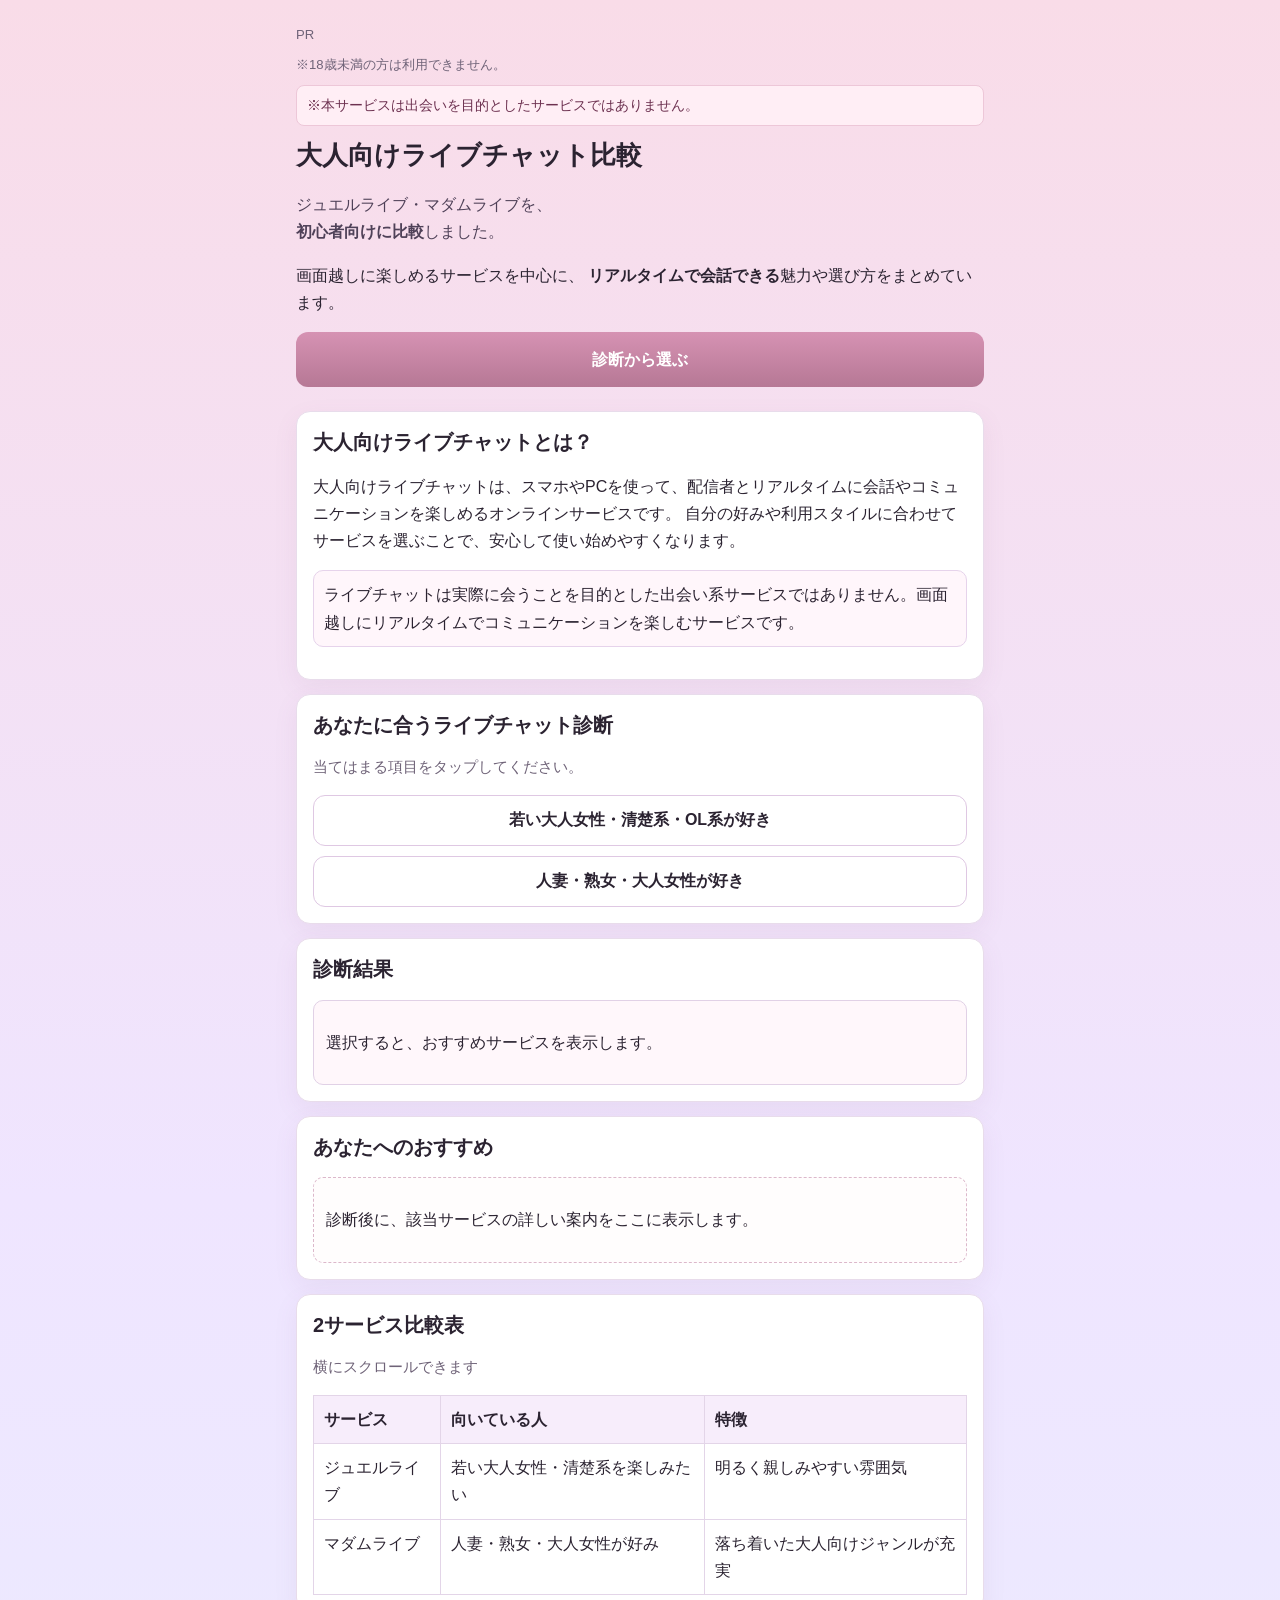
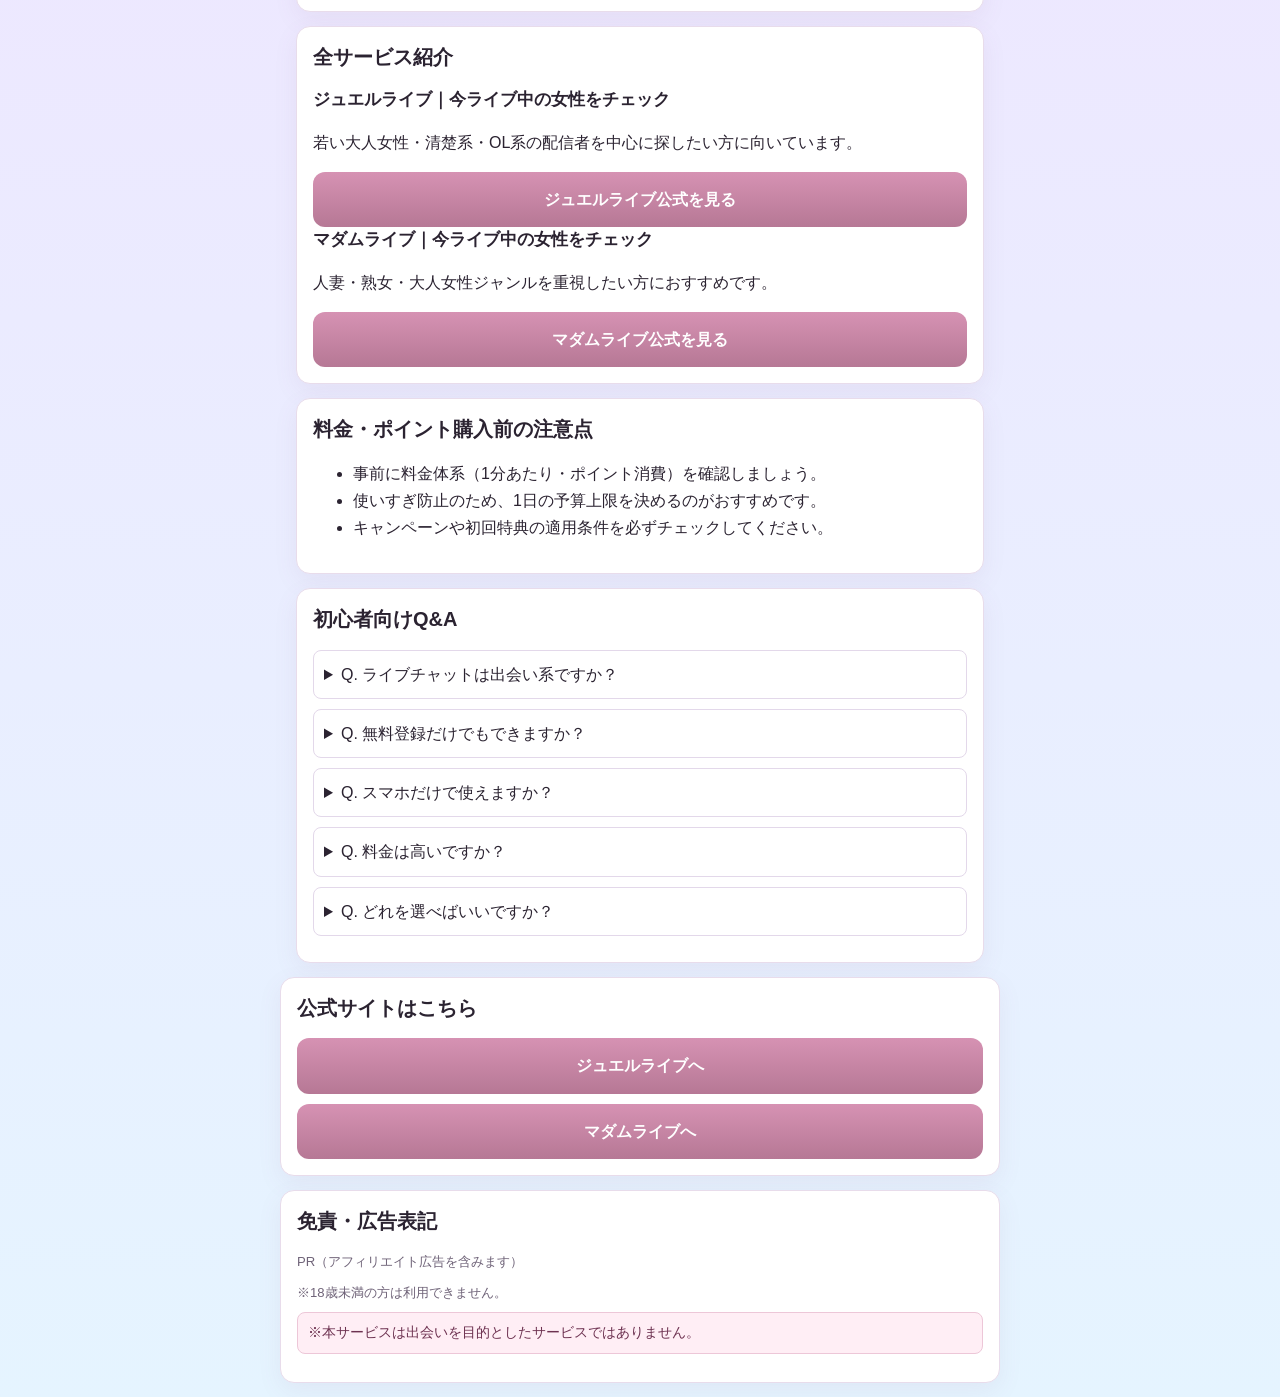
<file: index.html>
<!doctype html>
<html lang="ja">
  <head>
    <meta charset="UTF-8" />
    <meta name="viewport" content="width=device-width, initial-scale=1.0" />
    <title>成人向けライブチャット比較 | 初心者向けガイド</title>
    <meta
      name="description"
      content="ジュエルライブ・マダムライブを初心者向けに比較。画面越しに楽しめる大人向けライブチャットを、リアルタイムで会話できる視点で分かりやすく紹介します。"
    />
    <link rel="stylesheet" href="style.css" />
  </head>
  <body>
    <header class="hero" id="top">
      <p class="pr-tag">PR</p>
      <p class="age-warning">※18歳未満の方は利用できません。</p>
      <p class="notice-emphasis">※本サービスは出会いを目的としたサービスではありません。</p>
      <h1>大人向けライブチャット比較</h1>
      <p class="lead">
        ジュエルライブ・マダムライブを、<br />
        <strong>初心者向けに比較</strong>しました。
      </p>
      <p>
        画面越しに楽しめるサービスを中心に、
        <strong>リアルタイムで会話できる</strong>魅力や選び方をまとめています。
      </p>
      <a href="#diagnosis" class="btn btn-primary">診断から選ぶ</a>
    </header>

    <main>
      <section class="card" id="about">
        <h2>大人向けライブチャットとは？</h2>
        <p>
          大人向けライブチャットは、スマホやPCを使って、配信者とリアルタイムに会話やコミュニケーションを楽しめるオンラインサービスです。
          自分の好みや利用スタイルに合わせてサービスを選ぶことで、安心して使い始めやすくなります。
        </p>
        <p class="notice-text">
          ライブチャットは実際に会うことを目的とした出会い系サービスではありません。画面越しにリアルタイムでコミュニケーションを楽しむサービスです。
        </p>
      </section>

      <section class="card" id="diagnosis">
        <h2>あなたに合うライブチャット診断</h2>
        <p class="sub">当てはまる項目をタップしてください。</p>
        <div class="quiz-options">
          <button class="btn quiz-btn" data-type="jewel">若い大人女性・清楚系・OL系が好き</button>
          <button class="btn quiz-btn" data-type="madam">人妻・熟女・大人女性が好き</button>
        </div>
      </section>

      <section class="card" id="result-card">
        <h2>診断結果</h2>
        <div id="quiz-result" class="quiz-result" aria-live="polite">
          <p>選択すると、おすすめサービスを表示します。</p>
        </div>
      </section>

      <section class="card" id="featured-service">
        <h2>あなたへのおすすめ</h2>
        <div id="service-spotlight" class="service-spotlight" aria-live="polite">
          <p>診断後に、該当サービスの詳しい案内をここに表示します。</p>
        </div>
      </section>

      <section class="card" id="comparison">
        <h2>2サービス比較表</h2>
        <p class="table-hint">横にスクロールできます</p>
        <div class="table-wrap">
          <table>
            <thead>
              <tr>
                <th>サービス</th>
                <th>向いている人</th>
                <th>特徴</th>
              </tr>
            </thead>
            <tbody>
              <tr>
                <td>ジュエルライブ</td>
                <td>若い大人女性・清楚系を楽しみたい</td>
                <td>明るく親しみやすい雰囲気</td>
              </tr>
              <tr>
                <td>マダムライブ</td>
                <td>人妻・熟女・大人女性が好み</td>
                <td>落ち着いた大人向けジャンルが充実</td>
              </tr>
            </tbody>
          </table>
        </div>
      </section>

      <section class="card" id="services">
        <h2>全サービス紹介</h2>

        <article class="service-item" id="jewel">
          <h3>ジュエルライブ｜今ライブ中の女性をチェック</h3>
          <p>若い大人女性・清楚系・OL系の配信者を中心に探したい方に向いています。</p>
          <div id="OnlinegirlMovieJewel" data-head="yes" data-movie="yes" data-insert="yes" data-view="5" data-width="250" data-code="MLA5685">
            <link rel="stylesheet" href="https://hananokai.tv/mlive/mlive.sp.onlinegirl-movie.stylesheet.php?id=OnlinegirlMovieJewel">
            <script type="text/javascript" charset="UTF-8" src="https://hananokai.tv/mlive/mlive.sp.onlinegirl-movie.javascript2.php?site=jewel&id=OnlinegirlMovieJewel&code=MLA5685&more=yes&head=yes&view=5&seika=10000&taiki=1&normal=1&two=1" async defer></script>
          </div>
          <a class="btn btn-primary service-link" data-service="jewel" href="#">ジュエルライブ公式を見る</a>
        </article>

        <article class="service-item" id="madam">
          <h3>マダムライブ｜今ライブ中の女性をチェック</h3>
          <p>人妻・熟女・大人女性ジャンルを重視したい方におすすめです。</p>
          <div id="OnlinegirlMovieMadam" data-head="yes" data-movie="yes" data-insert="yes" data-view="5" data-width="250" data-code="MLA5685">
            <link rel="stylesheet" href="https://hananokai.tv/mlive/mlive.sp.onlinegirl-movie.stylesheet.php?id=OnlinegirlMovieMadam">
            <script type="text/javascript" charset="UTF-8" src="https://hananokai.tv/mlive/mlive.sp.onlinegirl-movie.javascript2.php?site=madam&id=OnlinegirlMovieMadam&code=MLA5685&more=yes&head=yes&view=5&seika=10000&taiki=1&normal=1&two=1" async defer></script>
          </div>
          <a class="btn btn-primary service-link" data-service="madam" href="#">マダムライブ公式を見る</a>
        </article>
      </section>

      <section class="card" id="notice">
        <h2>料金・ポイント購入前の注意点</h2>
        <ul>
          <li>事前に料金体系（1分あたり・ポイント消費）を確認しましょう。</li>
          <li>使いすぎ防止のため、1日の予算上限を決めるのがおすすめです。</li>
          <li>キャンペーンや初回特典の適用条件を必ずチェックしてください。</li>
        </ul>
      </section>

      <section class="card" id="faq">
        <h2>初心者向けQ&amp;A</h2>
        <details>
          <summary>Q. ライブチャットは出会い系ですか？</summary>
          <p>A. いいえ。実際に会うことを目的としたサービスではなく、画面越しにリアルタイムで会話やコミュニケーションを楽しむサービスです。</p>
        </details>
        <details>
          <summary>Q. 無料登録だけでもできますか？</summary>
          <p>A. 登録自体は無料のサービスが多いですが、実際に楽しむにはポイント購入が必要になる場合があります。</p>
        </details>
        <details>
          <summary>Q. スマホだけで使えますか？</summary>
          <p>A. 多くのライブチャットはスマホから利用できます。通信環境の安定した場所での利用がおすすめです。</p>
        </details>
        <details>
          <summary>Q. 料金は高いですか？</summary>
          <p>A. 使い方によって変わります。事前にポイント消費や料金体系を確認し、予算を決めて使うのがおすすめです。</p>
        </details>
        <details>
          <summary>Q. どれを選べばいいですか？</summary>
          <p>A. 若い大人女性・清楚系・OL系が好きならジュエルライブ、人妻・熟女・大人女性が好きならマダムライブが分かりやすいです。</p>
        </details>
      </section>
    </main>

    <section class="cta card" id="links">
      <h2>公式サイトはこちら</h2>
      <div class="cta-buttons">
        <a class="btn btn-primary service-link" data-service="jewel" href="#">ジュエルライブへ</a>
        <a class="btn btn-primary service-link" data-service="madam" href="#">マダムライブへ</a>
      </div>
    </section>

    <footer class="footer card" id="disclaimer">
      <h2>免責・広告表記</h2>
      <p class="pr-tag">PR（アフィリエイト広告を含みます）</p>
      <p class="age-warning">※18歳未満の方は利用できません。</p>
      <p class="notice-emphasis">※本サービスは出会いを目的としたサービスではありません。</p>
    </footer>

    <script src="script.js"></script>
  </body>
</html>
</file>
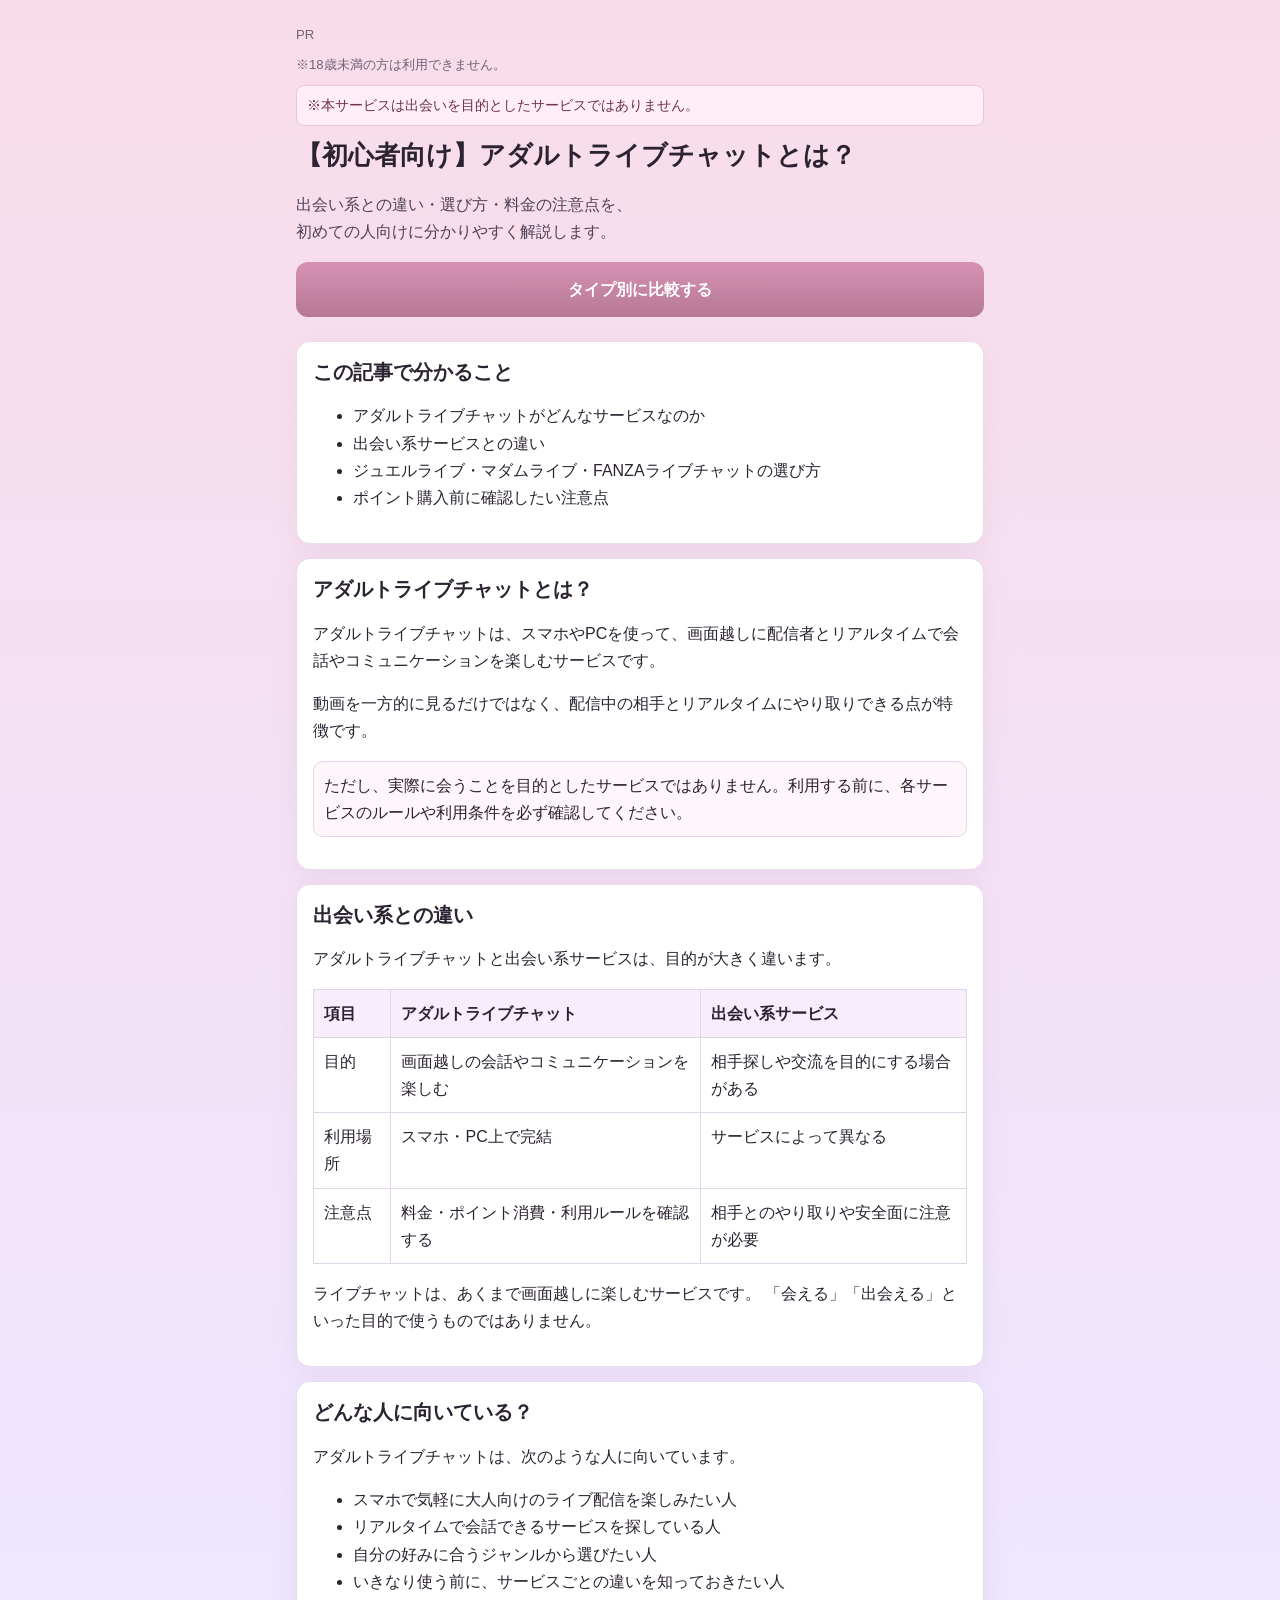
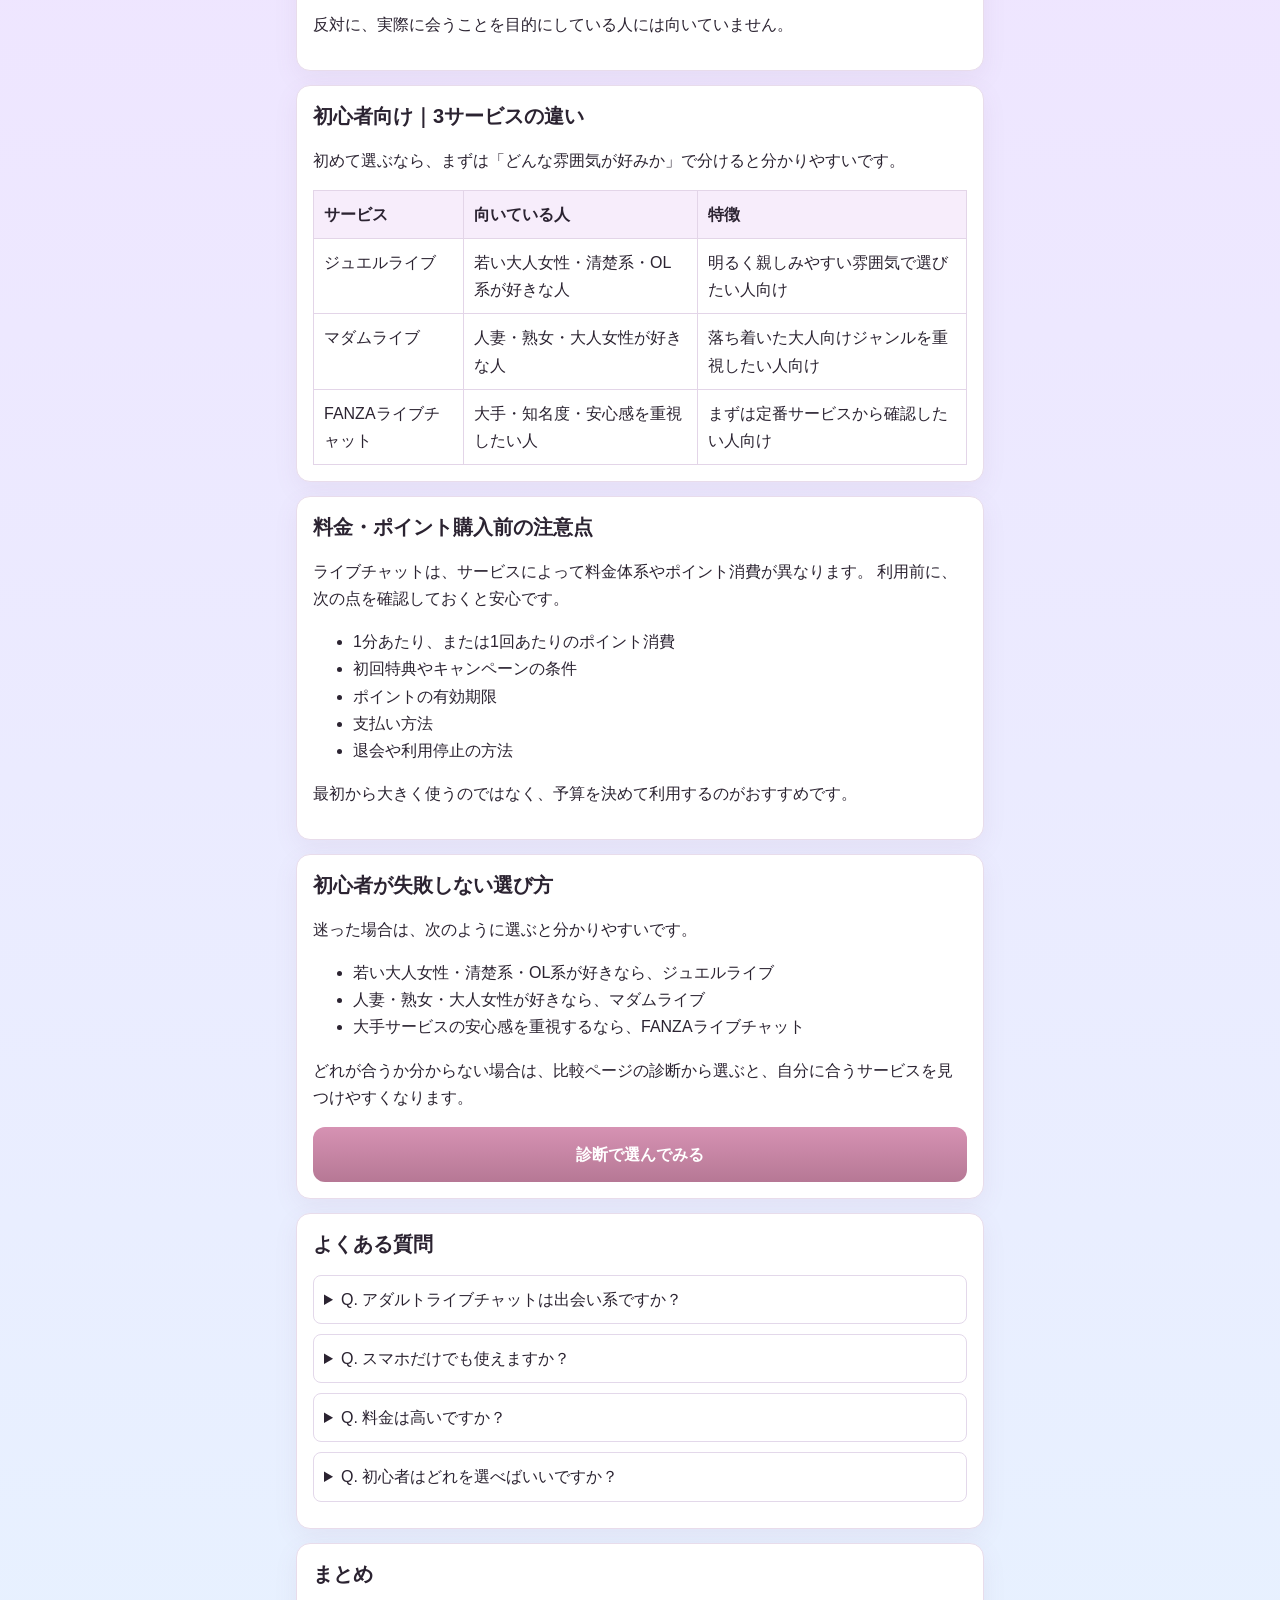
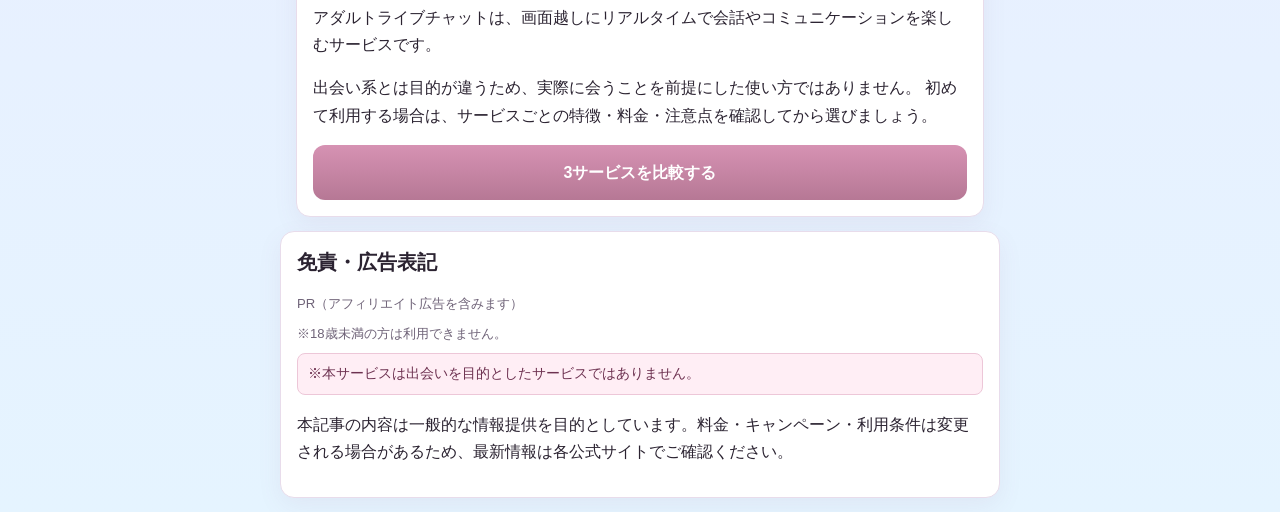
<file: blog-beginner.html>
<!doctype html>
<html lang="ja">
  <head>
    <meta charset="UTF-8" />
    <meta name="viewport" content="width=device-width, initial-scale=1.0" />
    <title>【初心者向け】アダルトライブチャットとは？出会い系との違い・選び方・注意点を解説</title>
    <meta
      name="description"
      content="アダルトライブチャットとは何か、出会い系との違い、初心者向けの選び方、料金・ポイント購入前の注意点を分かりやすく解説します。ジュエルライブ・マダムライブ・FANZAライブチャットの違いも紹介。"
    />
    <link rel="stylesheet" href="style.css" />
  </head>
  <body>
    <header class="hero" id="top">
      <p class="pr-tag">PR</p>
      <p class="age-warning">※18歳未満の方は利用できません。</p>
      <p class="notice-emphasis">※本サービスは出会いを目的としたサービスではありません。</p>
      <h1>【初心者向け】アダルトライブチャットとは？</h1>
      <p class="lead">
        出会い系との違い・選び方・料金の注意点を、<br />
        初めての人向けに分かりやすく解説します。
      </p>
      <a href="index.html" class="btn btn-primary">タイプ別に比較する</a>
    </header>

    <main>
      <section class="card">
        <h2>この記事で分かること</h2>
        <ul>
          <li>アダルトライブチャットがどんなサービスなのか</li>
          <li>出会い系サービスとの違い</li>
          <li>ジュエルライブ・マダムライブ・FANZAライブチャットの選び方</li>
          <li>ポイント購入前に確認したい注意点</li>
        </ul>
      </section>

      <section class="card">
        <h2>アダルトライブチャットとは？</h2>
        <p>
          アダルトライブチャットは、スマホやPCを使って、画面越しに配信者とリアルタイムで会話やコミュニケーションを楽しむサービスです。
        </p>
        <p>
          動画を一方的に見るだけではなく、配信中の相手とリアルタイムにやり取りできる点が特徴です。
        </p>
        <p class="notice-text">
          ただし、実際に会うことを目的としたサービスではありません。利用する前に、各サービスのルールや利用条件を必ず確認してください。
        </p>
      </section>

      <section class="card">
        <h2>出会い系との違い</h2>
        <p>
          アダルトライブチャットと出会い系サービスは、目的が大きく違います。
        </p>
        <div class="table-wrap">
          <table>
            <thead>
              <tr>
                <th>項目</th>
                <th>アダルトライブチャット</th>
                <th>出会い系サービス</th>
              </tr>
            </thead>
            <tbody>
              <tr>
                <td>目的</td>
                <td>画面越しの会話やコミュニケーションを楽しむ</td>
                <td>相手探しや交流を目的にする場合がある</td>
              </tr>
              <tr>
                <td>利用場所</td>
                <td>スマホ・PC上で完結</td>
                <td>サービスによって異なる</td>
              </tr>
              <tr>
                <td>注意点</td>
                <td>料金・ポイント消費・利用ルールを確認する</td>
                <td>相手とのやり取りや安全面に注意が必要</td>
              </tr>
            </tbody>
          </table>
        </div>
        <p>
          ライブチャットは、あくまで画面越しに楽しむサービスです。
          「会える」「出会える」といった目的で使うものではありません。
        </p>
      </section>

      <section class="card">
        <h2>どんな人に向いている？</h2>
        <p>
          アダルトライブチャットは、次のような人に向いています。
        </p>
        <ul>
          <li>スマホで気軽に大人向けのライブ配信を楽しみたい人</li>
          <li>リアルタイムで会話できるサービスを探している人</li>
          <li>自分の好みに合うジャンルから選びたい人</li>
          <li>いきなり使う前に、サービスごとの違いを知っておきたい人</li>
        </ul>
        <p>
          反対に、実際に会うことを目的にしている人には向いていません。
        </p>
      </section>

      <section class="card">
        <h2>初心者向け｜3サービスの違い</h2>
        <p>
          初めて選ぶなら、まずは「どんな雰囲気が好みか」で分けると分かりやすいです。
        </p>
        <div class="table-wrap">
          <table>
            <thead>
              <tr>
                <th>サービス</th>
                <th>向いている人</th>
                <th>特徴</th>
              </tr>
            </thead>
            <tbody>
              <tr>
                <td>ジュエルライブ</td>
                <td>若い大人女性・清楚系・OL系が好きな人</td>
                <td>明るく親しみやすい雰囲気で選びたい人向け</td>
              </tr>
              <tr>
                <td>マダムライブ</td>
                <td>人妻・熟女・大人女性が好きな人</td>
                <td>落ち着いた大人向けジャンルを重視したい人向け</td>
              </tr>
              <tr>
                <td>FANZAライブチャット</td>
                <td>大手・知名度・安心感を重視したい人</td>
                <td>まずは定番サービスから確認したい人向け</td>
              </tr>
            </tbody>
          </table>
        </div>
      </section>

      <section class="card">
        <h2>料金・ポイント購入前の注意点</h2>
        <p>
          ライブチャットは、サービスによって料金体系やポイント消費が異なります。
          利用前に、次の点を確認しておくと安心です。
        </p>
        <ul>
          <li>1分あたり、または1回あたりのポイント消費</li>
          <li>初回特典やキャンペーンの条件</li>
          <li>ポイントの有効期限</li>
          <li>支払い方法</li>
          <li>退会や利用停止の方法</li>
        </ul>
        <p>
          最初から大きく使うのではなく、予算を決めて利用するのがおすすめです。
        </p>
      </section>

      <section class="card">
        <h2>初心者が失敗しない選び方</h2>
        <p>
          迷った場合は、次のように選ぶと分かりやすいです。
        </p>
        <ul>
          <li>若い大人女性・清楚系・OL系が好きなら、ジュエルライブ</li>
          <li>人妻・熟女・大人女性が好きなら、マダムライブ</li>
          <li>大手サービスの安心感を重視するなら、FANZAライブチャット</li>
        </ul>
        <p>
          どれが合うか分からない場合は、比較ページの診断から選ぶと、自分に合うサービスを見つけやすくなります。
        </p>
        <a href="index.html#diagnosis" class="btn btn-primary">診断で選んでみる</a>
      </section>

      <section class="card">
        <h2>よくある質問</h2>
        <details>
          <summary>Q. アダルトライブチャットは出会い系ですか？</summary>
          <p>A. いいえ。実際に会うことを目的としたサービスではなく、画面越しにリアルタイムで会話やコミュニケーションを楽しむサービスです。</p>
        </details>
        <details>
          <summary>Q. スマホだけでも使えますか？</summary>
          <p>A. 多くのライブチャットはスマホから利用できます。利用前に、各公式サイトの対応環境を確認してください。</p>
        </details>
        <details>
          <summary>Q. 料金は高いですか？</summary>
          <p>A. 使い方によって変わります。ポイント消費や料金体系を確認し、予算を決めて使うことが大切です。</p>
        </details>
        <details>
          <summary>Q. 初心者はどれを選べばいいですか？</summary>
          <p>A. 好みで選ぶなら、ジュエルライブ・マダムライブ・FANZAライブチャットの違いを見て、自分に合うものを選ぶのが分かりやすいです。</p>
        </details>
      </section>

      <section class="card">
        <h2>まとめ</h2>
        <p>
          アダルトライブチャットは、画面越しにリアルタイムで会話やコミュニケーションを楽しむサービスです。
        </p>
        <p>
          出会い系とは目的が違うため、実際に会うことを前提にした使い方ではありません。
          初めて利用する場合は、サービスごとの特徴・料金・注意点を確認してから選びましょう。
        </p>
        <a href="index.html" class="btn btn-primary">3サービスを比較する</a>
      </section>
    </main>

    <footer class="footer card" id="disclaimer">
      <h2>免責・広告表記</h2>
      <p class="pr-tag">PR（アフィリエイト広告を含みます）</p>
      <p class="age-warning">※18歳未満の方は利用できません。</p>
      <p class="notice-emphasis">※本サービスは出会いを目的としたサービスではありません。</p>
      <p>
        本記事の内容は一般的な情報提供を目的としています。料金・キャンペーン・利用条件は変更される場合があるため、最新情報は各公式サイトでご確認ください。
      </p>
    </footer>
  </body>
</html>
</file>
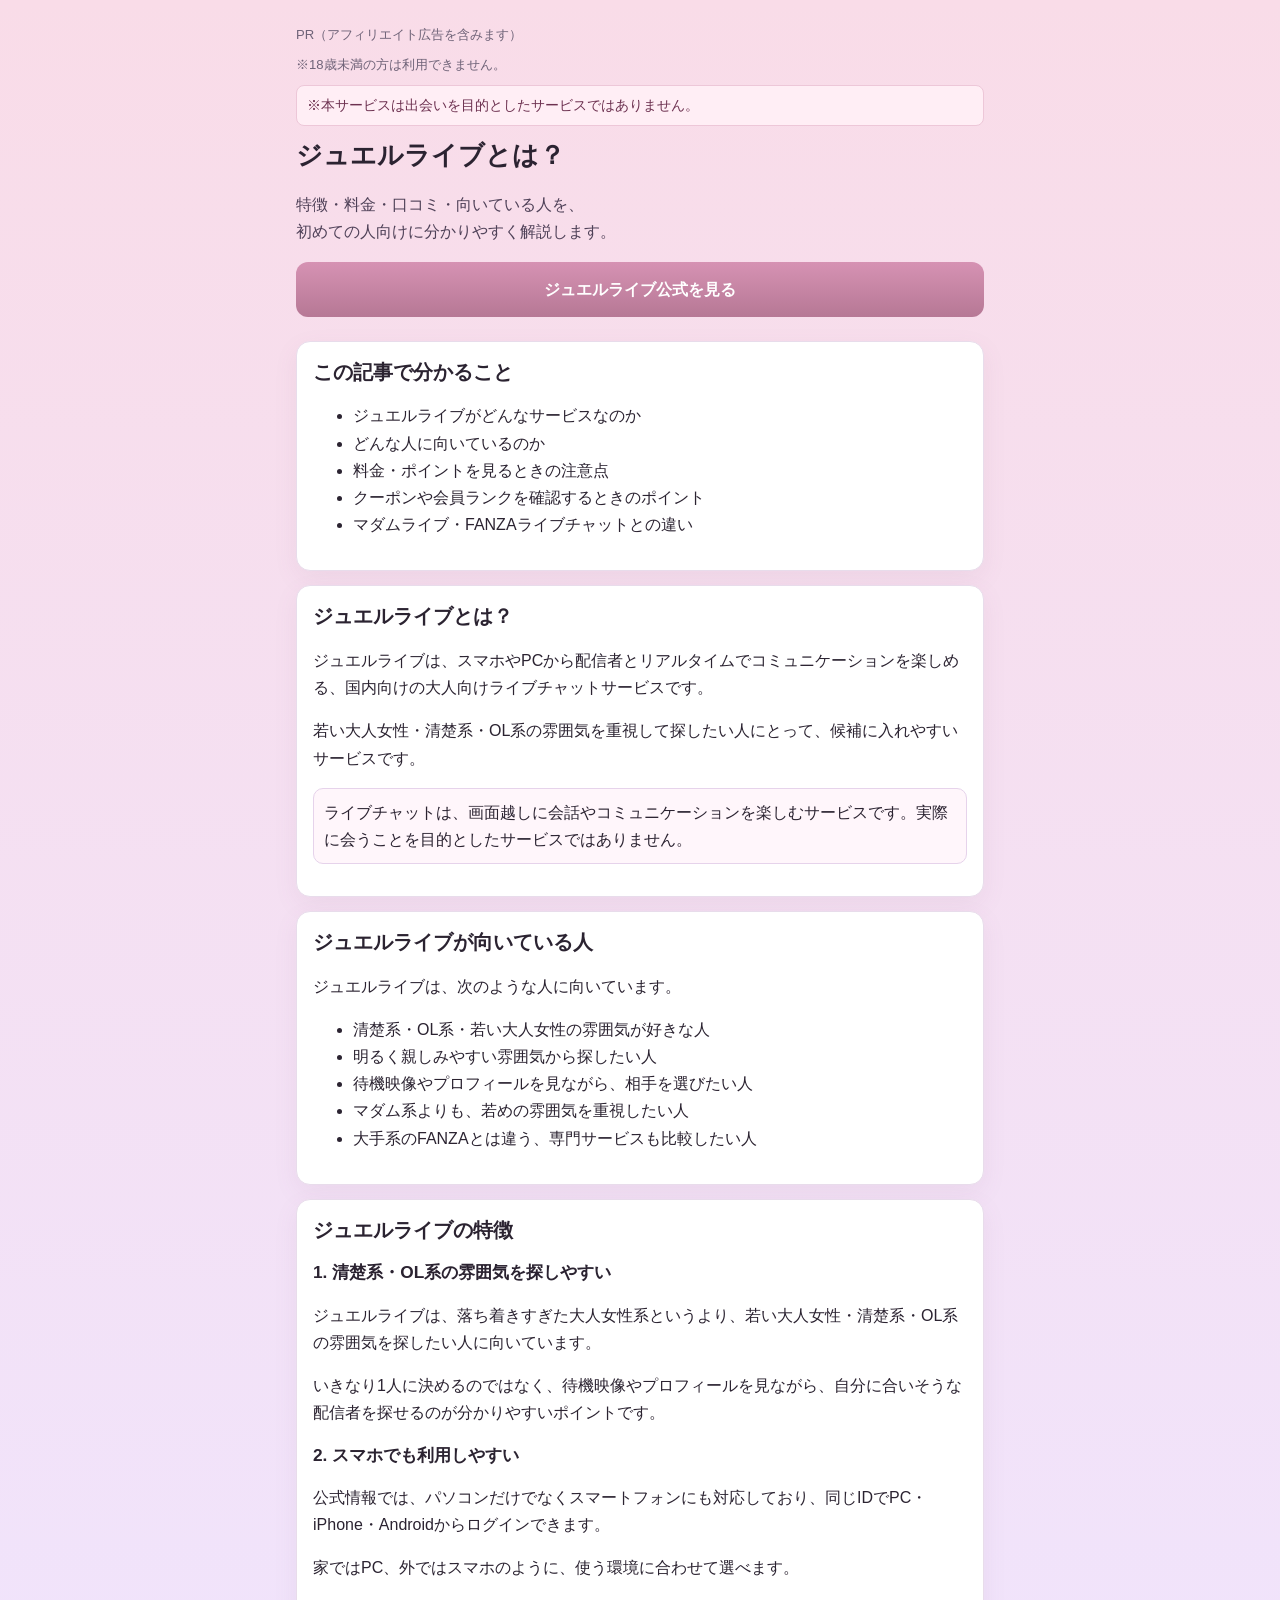
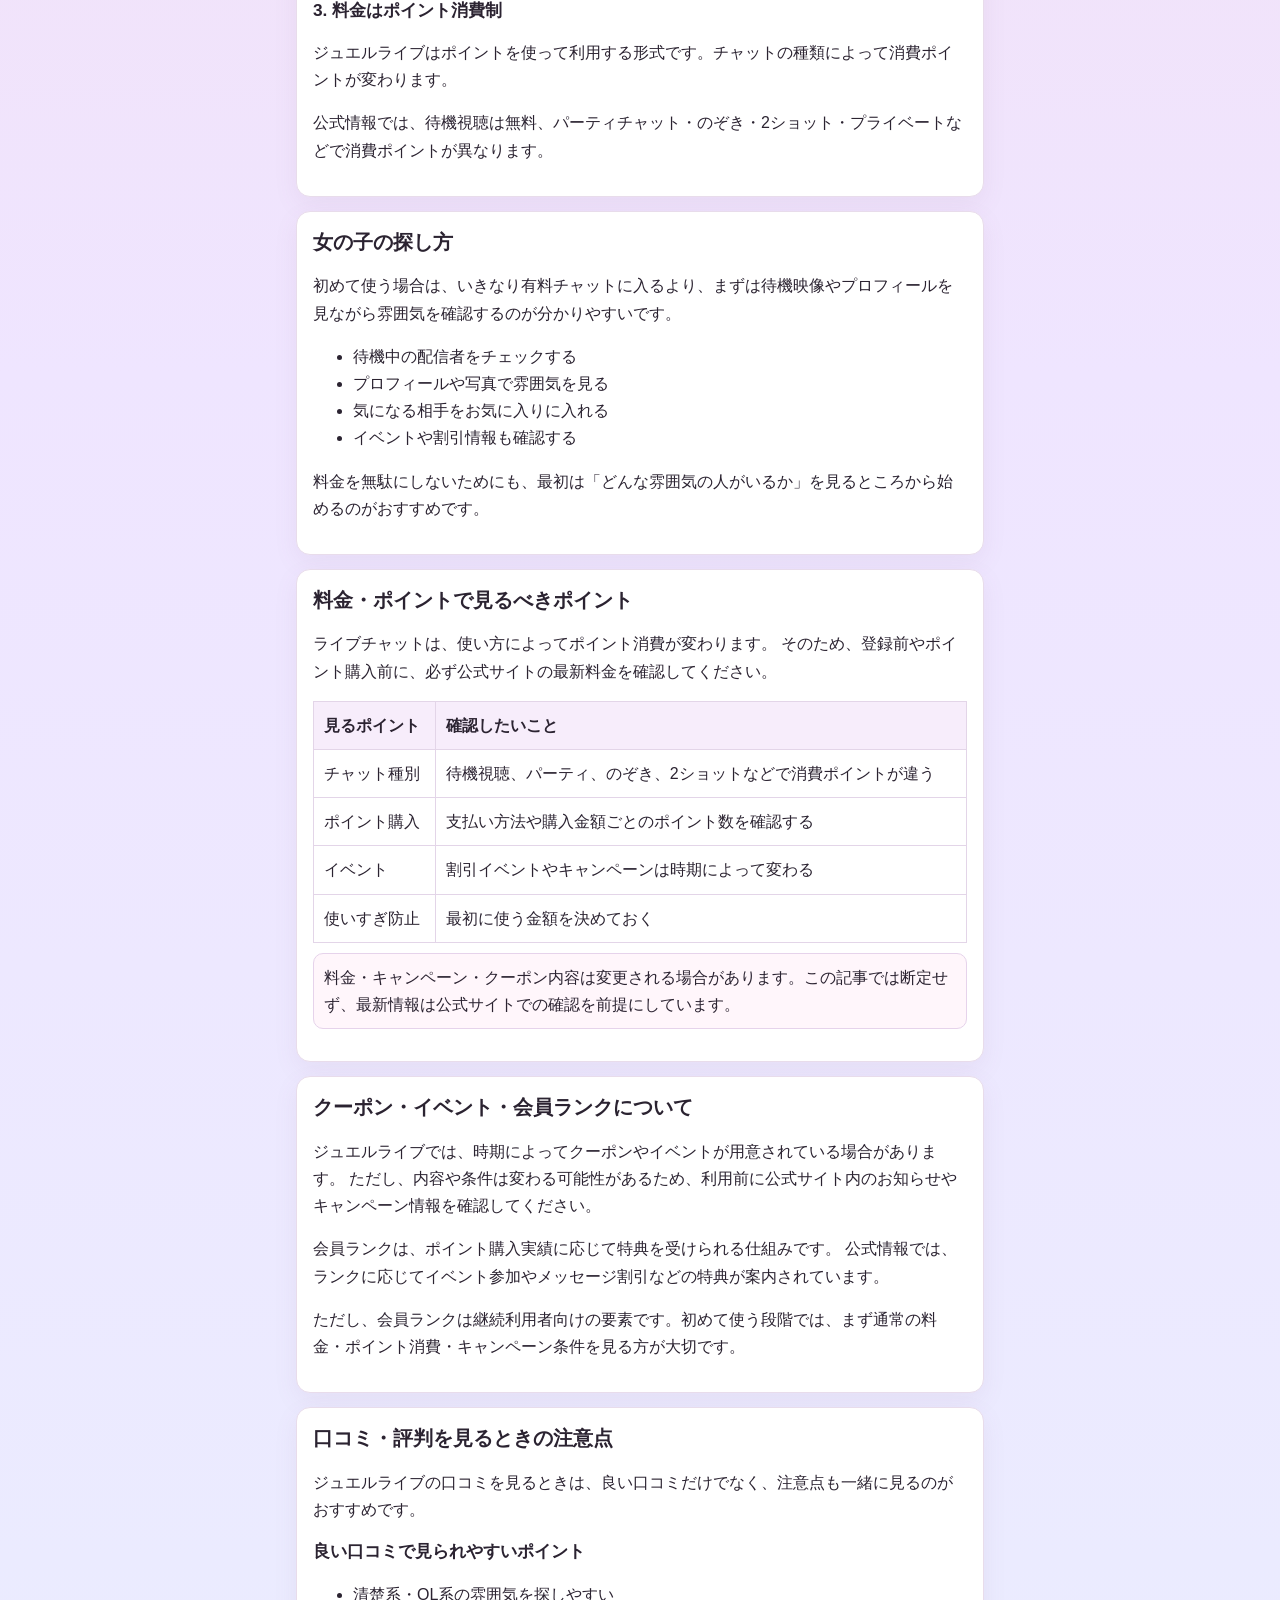
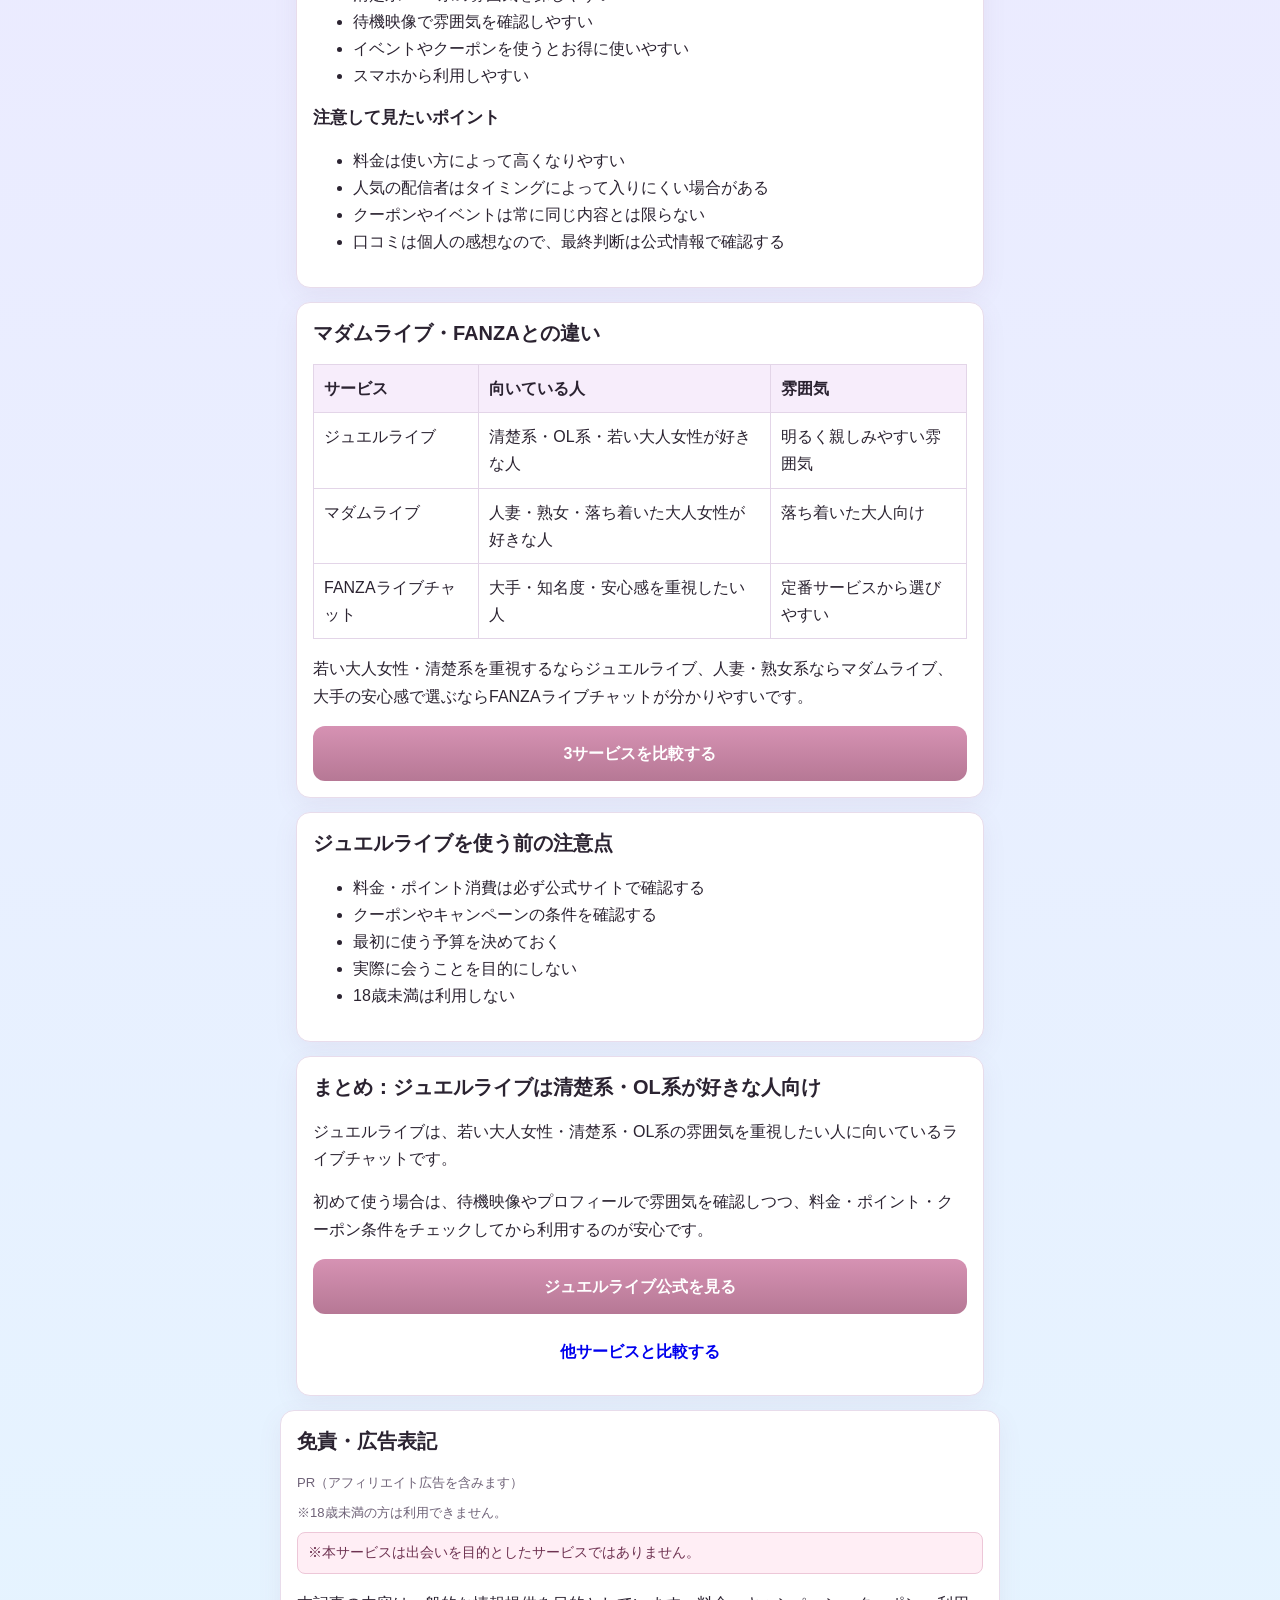
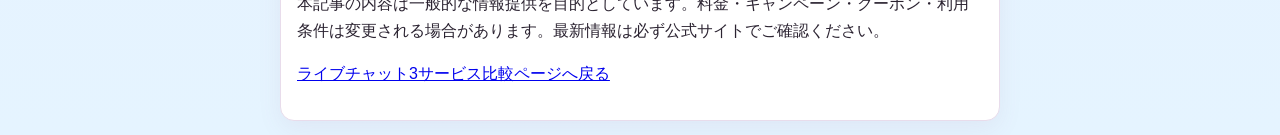
<file: jewel-live.html>
<!doctype html>
<html lang="ja">
  <head>
    <meta charset="UTF-8" />
    <meta name="viewport" content="width=device-width, initial-scale=1.0" />
    <title>ジュエルライブとは？特徴・料金・口コミ・向いている人を初心者向けに解説</title>
    <meta
      name="description"
      content="ジュエルライブの特徴、向いている人、料金・ポイント、クーポンや会員ランク、口コミで見られるメリット・注意点を初心者向けに解説します。"
    />
    <link rel="stylesheet" href="style.css" />
  </head>
  <body>
    <header class="hero" id="top">
      <p class="pr-tag">PR（アフィリエイト広告を含みます）</p>
      <p class="age-warning">※18歳未満の方は利用できません。</p>
      <p class="notice-emphasis">※本サービスは出会いを目的としたサービスではありません。</p>
      <h1>ジュエルライブとは？</h1>
      <p class="lead">
        特徴・料金・口コミ・向いている人を、<br />
        初めての人向けに分かりやすく解説します。
      </p>
      <a
        href="https://www.j-live.tv/LiveChat/acs.php?si=jw10000&pid=MLA5685"
        class="btn btn-primary"
        target="_blank"
        rel="nofollow sponsored noopener"
      >ジュエルライブ公式を見る</a>
    </header>

    <main>
      <section class="card">
        <h2>この記事で分かること</h2>
        <ul>
          <li>ジュエルライブがどんなサービスなのか</li>
          <li>どんな人に向いているのか</li>
          <li>料金・ポイントを見るときの注意点</li>
          <li>クーポンや会員ランクを確認するときのポイント</li>
          <li>マダムライブ・FANZAライブチャットとの違い</li>
        </ul>
      </section>

      <section class="card">
        <h2>ジュエルライブとは？</h2>
        <p>
          ジュエルライブは、スマホやPCから配信者とリアルタイムでコミュニケーションを楽しめる、国内向けの大人向けライブチャットサービスです。
        </p>
        <p>
          若い大人女性・清楚系・OL系の雰囲気を重視して探したい人にとって、候補に入れやすいサービスです。
        </p>
        <p class="notice-text">
          ライブチャットは、画面越しに会話やコミュニケーションを楽しむサービスです。実際に会うことを目的としたサービスではありません。
        </p>
      </section>

      <section class="card">
        <h2>ジュエルライブが向いている人</h2>
        <p>ジュエルライブは、次のような人に向いています。</p>
        <ul>
          <li>清楚系・OL系・若い大人女性の雰囲気が好きな人</li>
          <li>明るく親しみやすい雰囲気から探したい人</li>
          <li>待機映像やプロフィールを見ながら、相手を選びたい人</li>
          <li>マダム系よりも、若めの雰囲気を重視したい人</li>
          <li>大手系のFANZAとは違う、専門サービスも比較したい人</li>
        </ul>
      </section>

      <section class="card">
        <h2>ジュエルライブの特徴</h2>
        <h3>1. 清楚系・OL系の雰囲気を探しやすい</h3>
        <p>
          ジュエルライブは、落ち着きすぎた大人女性系というより、若い大人女性・清楚系・OL系の雰囲気を探したい人に向いています。
        </p>
        <p>
          いきなり1人に決めるのではなく、待機映像やプロフィールを見ながら、自分に合いそうな配信者を探せるのが分かりやすいポイントです。
        </p>

        <h3>2. スマホでも利用しやすい</h3>
        <p>
          公式情報では、パソコンだけでなくスマートフォンにも対応しており、同じIDでPC・iPhone・Androidからログインできます。
        </p>
        <p>
          家ではPC、外ではスマホのように、使う環境に合わせて選べます。
        </p>

        <h3>3. 料金はポイント消費制</h3>
        <p>
          ジュエルライブはポイントを使って利用する形式です。チャットの種類によって消費ポイントが変わります。
        </p>
        <p>
          公式情報では、待機視聴は無料、パーティチャット・のぞき・2ショット・プライベートなどで消費ポイントが異なります。
        </p>
      </section>

      <section class="card">
        <h2>女の子の探し方</h2>
        <p>
          初めて使う場合は、いきなり有料チャットに入るより、まずは待機映像やプロフィールを見ながら雰囲気を確認するのが分かりやすいです。
        </p>
        <ul>
          <li>待機中の配信者をチェックする</li>
          <li>プロフィールや写真で雰囲気を見る</li>
          <li>気になる相手をお気に入りに入れる</li>
          <li>イベントや割引情報も確認する</li>
        </ul>
        <p>
          料金を無駄にしないためにも、最初は「どんな雰囲気の人がいるか」を見るところから始めるのがおすすめです。
        </p>
      </section>

      <section class="card">
        <h2>料金・ポイントで見るべきポイント</h2>
        <p>
          ライブチャットは、使い方によってポイント消費が変わります。
          そのため、登録前やポイント購入前に、必ず公式サイトの最新料金を確認してください。
        </p>
        <div class="table-wrap">
          <table>
            <thead>
              <tr>
                <th>見るポイント</th>
                <th>確認したいこと</th>
              </tr>
            </thead>
            <tbody>
              <tr>
                <td>チャット種別</td>
                <td>待機視聴、パーティ、のぞき、2ショットなどで消費ポイントが違う</td>
              </tr>
              <tr>
                <td>ポイント購入</td>
                <td>支払い方法や購入金額ごとのポイント数を確認する</td>
              </tr>
              <tr>
                <td>イベント</td>
                <td>割引イベントやキャンペーンは時期によって変わる</td>
              </tr>
              <tr>
                <td>使いすぎ防止</td>
                <td>最初に使う金額を決めておく</td>
              </tr>
            </tbody>
          </table>
        </div>
        <p class="notice-text">
          料金・キャンペーン・クーポン内容は変更される場合があります。この記事では断定せず、最新情報は公式サイトでの確認を前提にしています。
        </p>
      </section>

      <section class="card">
        <h2>クーポン・イベント・会員ランクについて</h2>
        <p>
          ジュエルライブでは、時期によってクーポンやイベントが用意されている場合があります。
          ただし、内容や条件は変わる可能性があるため、利用前に公式サイト内のお知らせやキャンペーン情報を確認してください。
        </p>
        <p>
          会員ランクは、ポイント購入実績に応じて特典を受けられる仕組みです。
          公式情報では、ランクに応じてイベント参加やメッセージ割引などの特典が案内されています。
        </p>
        <p>
          ただし、会員ランクは継続利用者向けの要素です。初めて使う段階では、まず通常の料金・ポイント消費・キャンペーン条件を見る方が大切です。
        </p>
      </section>

      <section class="card">
        <h2>口コミ・評判を見るときの注意点</h2>
        <p>
          ジュエルライブの口コミを見るときは、良い口コミだけでなく、注意点も一緒に見るのがおすすめです。
        </p>
        <h3>良い口コミで見られやすいポイント</h3>
        <ul>
          <li>清楚系・OL系の雰囲気を探しやすい</li>
          <li>待機映像で雰囲気を確認しやすい</li>
          <li>イベントやクーポンを使うとお得に使いやすい</li>
          <li>スマホから利用しやすい</li>
        </ul>
        <h3>注意して見たいポイント</h3>
        <ul>
          <li>料金は使い方によって高くなりやすい</li>
          <li>人気の配信者はタイミングによって入りにくい場合がある</li>
          <li>クーポンやイベントは常に同じ内容とは限らない</li>
          <li>口コミは個人の感想なので、最終判断は公式情報で確認する</li>
        </ul>
      </section>

      <section class="card">
        <h2>マダムライブ・FANZAとの違い</h2>
        <div class="table-wrap">
          <table>
            <thead>
              <tr>
                <th>サービス</th>
                <th>向いている人</th>
                <th>雰囲気</th>
              </tr>
            </thead>
            <tbody>
              <tr>
                <td>ジュエルライブ</td>
                <td>清楚系・OL系・若い大人女性が好きな人</td>
                <td>明るく親しみやすい雰囲気</td>
              </tr>
              <tr>
                <td>マダムライブ</td>
                <td>人妻・熟女・落ち着いた大人女性が好きな人</td>
                <td>落ち着いた大人向け</td>
              </tr>
              <tr>
                <td>FANZAライブチャット</td>
                <td>大手・知名度・安心感を重視したい人</td>
                <td>定番サービスから選びやすい</td>
              </tr>
            </tbody>
          </table>
        </div>
        <p>
          若い大人女性・清楚系を重視するならジュエルライブ、人妻・熟女系ならマダムライブ、大手の安心感で選ぶならFANZAライブチャットが分かりやすいです。
        </p>
        <a href="index.html" class="btn btn-primary">3サービスを比較する</a>
      </section>

      <section class="card">
        <h2>ジュエルライブを使う前の注意点</h2>
        <ul>
          <li>料金・ポイント消費は必ず公式サイトで確認する</li>
          <li>クーポンやキャンペーンの条件を確認する</li>
          <li>最初に使う予算を決めておく</li>
          <li>実際に会うことを目的にしない</li>
          <li>18歳未満は利用しない</li>
        </ul>
      </section>

      <section class="card">
        <h2>まとめ：ジュエルライブは清楚系・OL系が好きな人向け</h2>
        <p>
          ジュエルライブは、若い大人女性・清楚系・OL系の雰囲気を重視したい人に向いているライブチャットです。
        </p>
        <p>
          初めて使う場合は、待機映像やプロフィールで雰囲気を確認しつつ、料金・ポイント・クーポン条件をチェックしてから利用するのが安心です。
        </p>
        <div class="cta-buttons">
          <a
            href="https://www.j-live.tv/LiveChat/acs.php?si=jw10000&pid=MLA5685"
            class="btn btn-primary"
            target="_blank"
            rel="nofollow sponsored noopener"
          >ジュエルライブ公式を見る</a>
          <a href="index.html" class="btn">他サービスと比較する</a>
        </div>
      </section>
    </main>

    <footer class="footer card" id="disclaimer">
      <h2>免責・広告表記</h2>
      <p class="pr-tag">PR（アフィリエイト広告を含みます）</p>
      <p class="age-warning">※18歳未満の方は利用できません。</p>
      <p class="notice-emphasis">※本サービスは出会いを目的としたサービスではありません。</p>
      <p>
        本記事の内容は一般的な情報提供を目的としています。料金・キャンペーン・クーポン・利用条件は変更される場合があります。最新情報は必ず公式サイトでご確認ください。
      </p>
      <p><a href="index.html">ライブチャット3サービス比較ページへ戻る</a></p>
    </footer>
  </body>
</html>
</file>
<file: style.css>
:root {
  --bg: #fffafc;
  --card: #ffffff;
  --text: #2b2331;
  --muted: #6f6378;
  --pink: #f9dce8;
  --purple: #efe5ff;
  --blue: #e5f4ff;
  --line: #e8dceb;
  --accent: #b67895;
  --accent-strong: #9b4f73;
}

* { box-sizing: border-box; }
body {
  margin: 0;
  font-family: -apple-system, BlinkMacSystemFont, "Segoe UI", Roboto, "Hiragino Kaku Gothic ProN", "Yu Gothic", sans-serif;
  color: var(--text);
  background: linear-gradient(180deg, var(--pink) 0%, var(--purple) 40%, var(--blue) 100%);
  line-height: 1.7;
}

main, .hero, .cta, .footer { width: min(100%, 720px); margin: 0 auto; padding: 0 16px; }
.hero { padding-top: 24px; padding-bottom: 10px; }
.pr-tag, .age-warning { margin: 0 0 8px; font-size: .82rem; color: var(--muted); }
.notice-emphasis { margin: 0 0 12px; font-size: .87rem; color: #6d3150; background: #ffeef5; border: 1px solid #edc7d8; border-radius: 8px; padding: 8px 10px; }
.notice-text { margin-top: 10px; padding: 10px; border-radius: 10px; border: 1px solid #e6d3eb; background: #fff6fb; }
h1,h2,h3 { line-height: 1.4; margin-top: 0; }
h1 { font-size: 1.6rem; }
h2 { font-size: 1.25rem; }
h3 { font-size: 1.08rem; }
.lead { color: #4f4158; }
.card { background: var(--card); border: 1px solid var(--line); border-radius: 14px; padding: 16px; margin: 14px auto; box-shadow: 0 8px 24px rgba(140, 89, 131, 0.08); }
.sub, .table-hint { color: var(--muted); font-size: .92rem; }
.btn { display:inline-block; width:100%; text-align:center; text-decoration:none; border:0; border-radius:12px; padding:14px 16px; font-size:1rem; font-weight:700; cursor:pointer; }
.btn-primary { background: linear-gradient(180deg, #d692b3, var(--accent)); color: #fff; }
.btn-primary:hover,.btn-primary:active { background: linear-gradient(180deg, #c980a4, var(--accent-strong)); }
.quiz-options,.cta-buttons { display:grid; gap:10px; }
.quiz-btn { background:#fff; color:var(--text); border:1px solid #dfc8e3; }
.quiz-result { margin-top: 12px; padding: 12px; border-radius: 10px; border:1px solid #e1d1e6; background: #fff7fb; }
.service-spotlight { padding: 12px; border:1px dashed #dcb8cb; border-radius:10px; background:#fffdfd; }
.table-wrap { overflow-x: auto; }
table { width:100%; min-width:560px; border-collapse:collapse; }
th,td { border:1px solid #e3d5e8; padding:10px; text-align:left; vertical-align:top; }
th { background:#f7edfb; }
details { border:1px solid #e3d8ea; border-radius:8px; padding:10px; background:#fff; margin-bottom: 10px; }
.fanza-image-frame { margin: 12px 0; border:1px dashed #ceb7d7; background: linear-gradient(180deg, #fff, #f6f7ff); border-radius:12px; padding:10px; }
.fanza-image-frame img { width:100%; display:block; border-radius:8px; }
.fanza-fallback { display:none; background:#ffffff; border:1px solid #e4d2ea; border-radius:10px; padding:12px; }
.fanza-fallback h4 { margin:0 0 8px; font-size:1rem; }
.fanza-fallback p { margin:0; color:#4f4158; font-size:.95rem; }
#OnlinegirlMovieJewel,#OnlinegirlMovieMadam { margin: 10px 0; }
</file>
